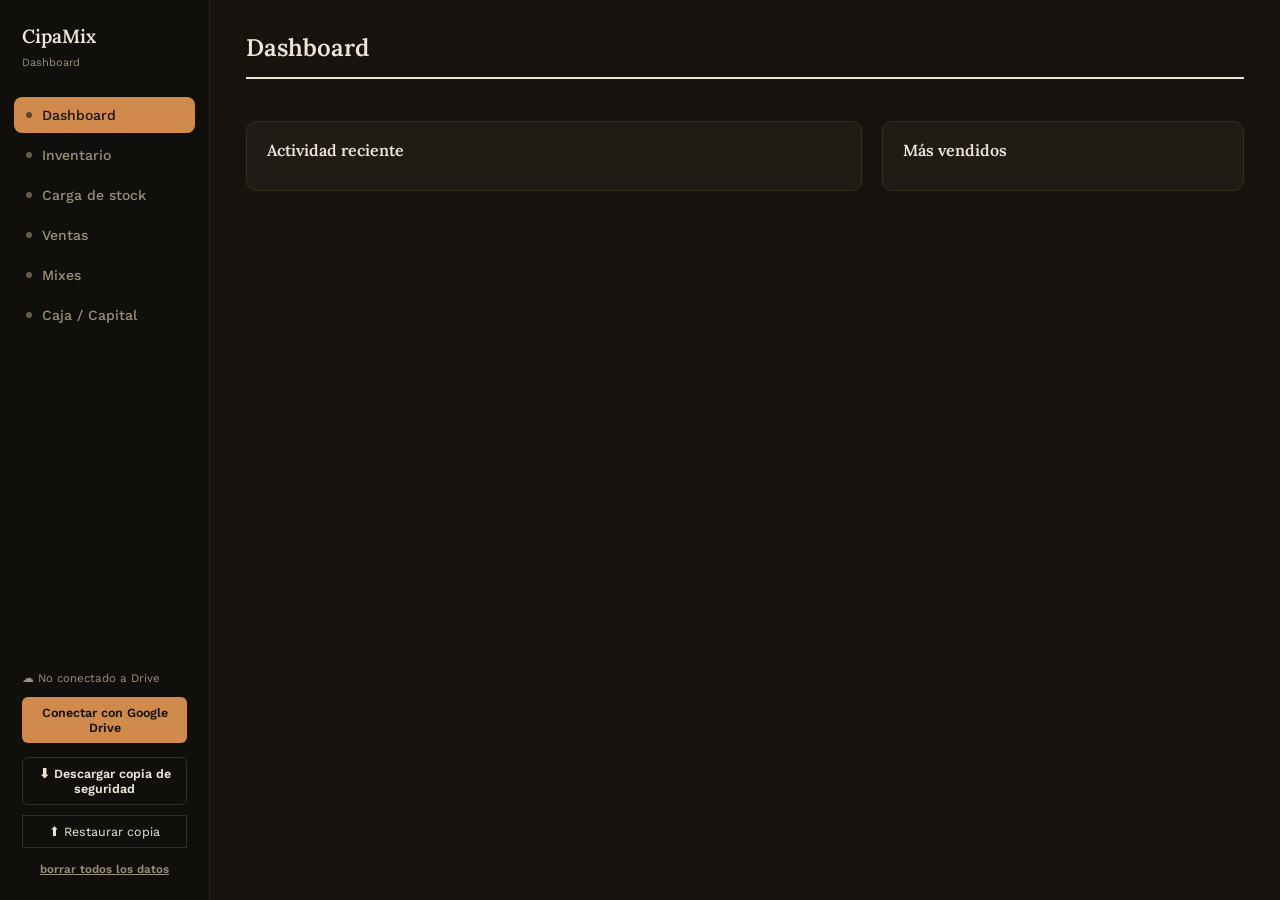
<file: index.html>
<!DOCTYPE html>
<html lang="es">
<head>
<meta charset="UTF-8">
<meta name="viewport" content="width=device-width, initial-scale=1.0">
<title>CipaMix — Dashboard Administrador</title>
<link rel="stylesheet" href="./style.css">
</head>
<body>

<div id="sidebar">
  <div class="brand">CipaMix</div>
  <div class="brand-sub">Dashboard</div>
  <button class="nav-btn active" data-view="dashboard" onclick="switchView('dashboard')"><span class="dot"></span>Dashboard</button>
  <button class="nav-btn" data-view="inventario" onclick="switchView('inventario')"><span class="dot"></span>Inventario</button>
  <button class="nav-btn" data-view="carga" onclick="switchView('carga')"><span class="dot"></span>Carga de stock</button>
  <button class="nav-btn" data-view="ventas" onclick="switchView('ventas')"><span class="dot"></span>Ventas</button>
  <button class="nav-btn" data-view="mixes" onclick="switchView('mixes')"><span class="dot"></span>Mixes</button>
  <button class="nav-btn" data-view="caja" onclick="switchView('caja')"><span class="dot"></span>Caja / Capital</button>
  <div style="flex:1"></div>
  <div id="driveStatus" style="margin: 0 8px 8px; font-size:11.5px; color: var(--ink-soft);">☁ No conectado a Drive</div>
  <button class="btn-primary" id="driveConnectBtn" onclick="connectDrive()" style="margin: 0 8px 10px; font-size:12.5px; padding:8px;">Conectar con Google Drive</button>
  <button class="btn-outline" onclick="exportBackup()" style="margin: 0 8px 6px; font-size:12.5px; padding:8px;">⬇ Descargar copia de seguridad</button>
  <label class="btn-outline" style="margin: 0 8px 10px; font-size:12.5px; padding:8px; text-align:center; cursor:pointer; display:block;">
    ⬆ Restaurar copia
    <input type="file" id="restoreFileInput" accept="application/json" style="display:none;" onchange="importBackup(event)">
  </label>
  <button class="reset-link" onclick="resetAll()" style="margin: 0 8px;">borrar todos los datos</button>
</div>

<div id="main">

  <!-- DASHBOARD -->
  <div class="view active" id="view-dashboard">
    <div class="view-header"><h1>Dashboard</h1></div>
    <div class="stat-row" id="dashStatRow"></div>

    <div class="grid">
      <div>
        <div class="panel">
          <h2>Actividad reciente</h2>
          <div class="log-list" id="activityLog" style="max-height:480px;"></div>
          <div id="emptyActivity" class="empty" style="display:none;">Todavía no hay movimientos registrados.</div>
        </div>
      </div>

      <div>
        <div class="panel">
          <h2>Más vendidos</h2>
          <div id="topProductsChart"></div>
          <div id="emptyTop" class="empty" style="display:none;">Todavía no hay ventas para mostrar.</div>
        </div>
      </div>
    </div>
  </div>

  <!-- INVENTARIO -->
  <div class="view" id="view-inventario">
    <div class="view-header"><h1>Inventario</h1></div>
    <div class="stat-row" id="statRow"></div>

    <div class="grid">
      <div>
        <div class="panel">
          <div style="display:flex; justify-content:space-between; align-items:center; gap:10px; margin-bottom:12px;">
            <h2 style="margin-bottom:0;">Productos</h2>
            <div class="search-box">
              <span class="search-icon">&#128269;</span>
              <input type="text" id="searchInput" placeholder="Buscar producto..." oninput="onSearch(this.value)">
            </div>
          </div>
          <table>
            <thead><tr><th>Producto</th><th>Precio / kg</th><th>Stock (kg)</th><th>Mínimo</th><th></th></tr></thead>
            <tbody id="inventoryBody"></tbody>
          </table>
          <div id="emptyInv" class="empty" style="display:none;">No se encontraron productos.</div>
          <div class="pagination" id="pagination"></div>
        </div>
      </div>

      <div>
        <div class="panel">
          <h2>Agregar producto</h2>
          <form class="form-grid" onsubmit="addProduct(event)">
            <input type="text" id="newName" placeholder="Nombre del producto" required>
            <select id="newCat" required></select>
            <input type="number" id="newPrice" placeholder="Precio/kg" min="0" step="1" required>
            <input type="number" id="newMinStock" placeholder="Stock mínimo" min="0" step="0.1" value="2">
            <button class="btn-primary" type="submit">Agregar</button>
          </form>
        </div>

        <div class="panel">
          <h2>Categorías</h2>
          <div id="catList" style="margin-bottom:12px;"></div>
          <form class="form-grid" onsubmit="addCategory(event)">
            <input type="text" id="catName" placeholder="Nombre (ej: Frutas secas)" required>
            <input type="text" id="catLetter" placeholder="Letra (ej: F)" maxlength="2" required>
            <button class="btn-outline" type="submit">Agregar categoría</button>
          </form>
        </div>
      </div>
    </div>
  </div>

  <!-- CARGA DE STOCK -->
  <div class="view" id="view-carga">
    <div class="view-header"><h1>Carga de stock</h1></div>
    <div class="panel">
      <h2>Sumar mercadería</h2>
      <form class="form-grid cols-3" onsubmit="registerStockLoad(event)">
        <select id="loadProduct" required></select>
        <input type="number" id="loadQty" placeholder="kg a sumar" min="0.01" step="0.01" required>
        <button class="btn-primary" type="submit">Sumar al stock</button>
      </form>
    </div>
    <div class="panel">
      <h2>Historial de cargas</h2>
      <div class="log-list" id="loadLog"></div>
      <div id="emptyLoads" class="empty" style="display:none;">Todavía no registraste cargas.</div>
    </div>
  </div>

  <!-- VENTAS -->
  <div class="view" id="view-ventas">
    <div class="view-header"><h1>Ventas</h1></div>
    <div class="panel">
      <h2>Registrar venta</h2>
      <form class="form-grid cols-3" onsubmit="registerSale(event)">
        <select id="saleItem" required></select>
        <input type="number" id="saleQty" placeholder="kg / unidades" min="0.01" step="0.01" required>
        <button class="btn-olive" type="submit">Vender</button>
      </form>
    </div>
    <div class="panel">
      <h2>Últimas ventas</h2>
      <div class="log-list" id="saleLog"></div>
      <div id="emptySales" class="empty" style="display:none;">Todavía no registraste ventas.</div>
    </div>
  </div>

  <!-- MIXES -->
  <div class="view" id="view-mixes">
    <div class="view-header"><h1>Mixes</h1></div>
    <div class="panel">
      <h2 id="mixFormTitle">Crear mix</h2>
      <div class="form-grid cols-2" style="margin-bottom:10px;">
        <input type="text" id="mixName" placeholder="Nombre del mix (ej: Mix energético)">
        <input type="number" id="mixPrice" placeholder="Precio de venta ($/kg)" min="0" step="1">
      </div>
      <div id="mixComponents"></div>
      <div id="mixCostHint" style="font-size:12px; color:var(--ink-soft); margin: 8px 0;"></div>
      <button class="btn-outline" type="button" onclick="addMixComponentRow()" style="margin: 8px 0;">+ agregar producto al mix</button>
      <br>
      <button class="btn-primary" type="button" id="mixSaveBtn" onclick="saveMix()">Guardar mix</button>
      <button class="btn-outline" type="button" id="mixCancelBtn" onclick="cancelEditMix()" style="display:none; margin-left:8px;">Cancelar</button>
    </div>
    <div class="panel">
      <h2>Mixes creados</h2>
      <div id="mixList"></div>
      <div id="emptyMixes" class="empty" style="display:none;">Todavía no creaste ningún mix.</div>
    </div>
  </div>

  <!-- CAJA / CAPITAL -->
  <div class="view" id="view-caja">
    <div class="view-header"><h1>Caja / Capital</h1></div>
    <div class="stat-row" id="cajaStatRow"></div>
    <div class="panel">
      <h2>Registrar movimiento manual</h2>
      <form class="form-grid cols-3" onsubmit="registerMovement(event)">
        <input type="text" id="movDesc" placeholder="Descripción (ej: pago alquiler)" required>
        <input type="number" id="movAmount" placeholder="Monto (+ ingreso / - retiro)" step="1" required>
        <button class="btn-primary" type="submit">Registrar</button>
      </form>
    </div>
    <div class="panel">
      <h2>Movimientos</h2>
      <div class="log-list" id="cajaLog"></div>
      <div id="emptyCaja" class="empty" style="display:none;">Sin movimientos todavía.</div>
    </div>
  </div>

</div>

<div class="toast" id="toast"></div>

<script src="https://accounts.google.com/gsi/client" async defer></script>
<script src="./scripts.js"></script>
</body>
</html>
</file>
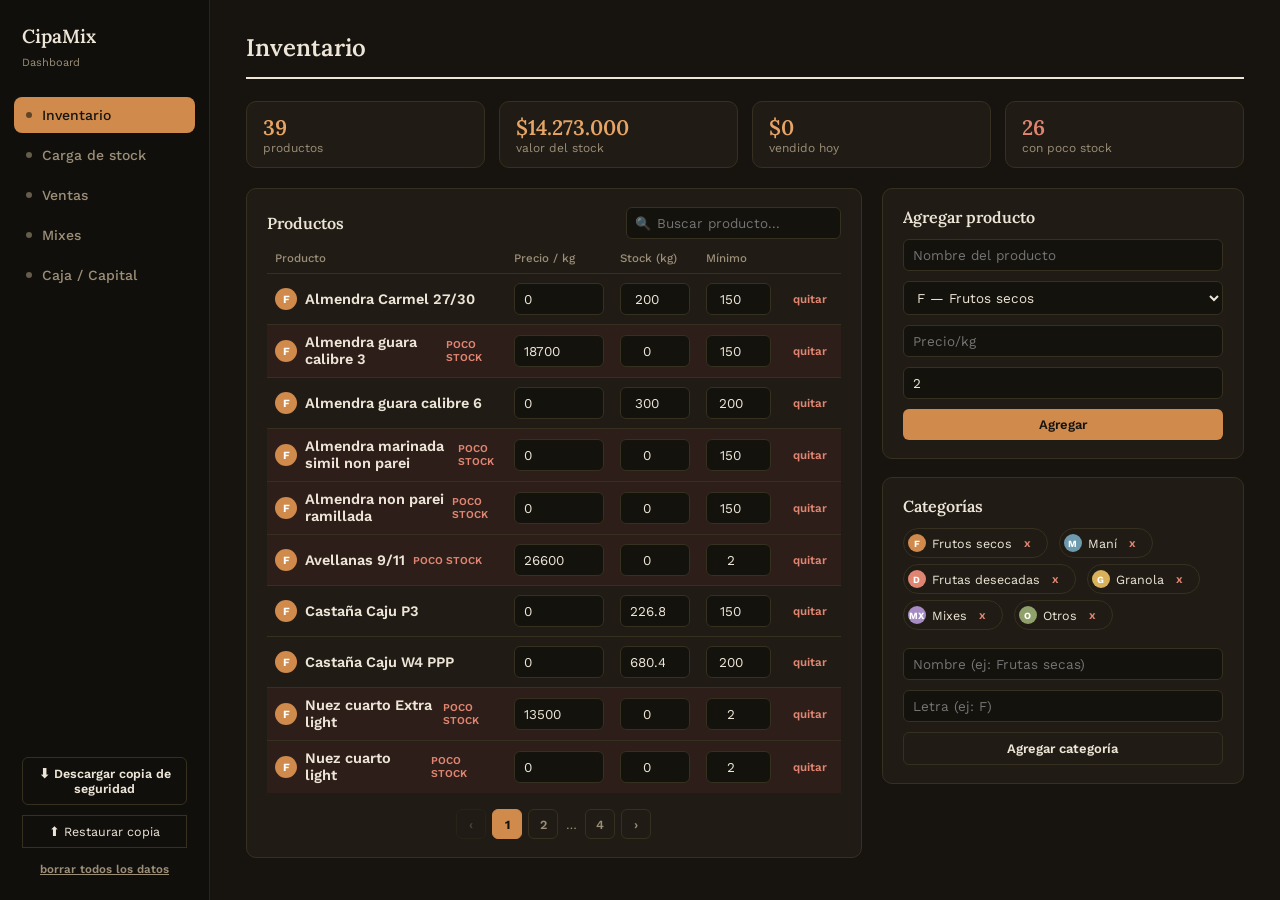
<file: CipaMix.html>
<!DOCTYPE html>
<html lang="es">
<head>
<meta charset="UTF-8">
<meta name="viewport" content="width=device-width, initial-scale=1.0">
<title>CipaMix — Dashboard Administrador</title>
<link rel="stylesheet" href="./style.css">
</head>
<body>

<div id="sidebar">
  <div class="brand">CipaMix</div>
  <div class="brand-sub">Dashboard</div>
  <button class="nav-btn active" data-view="inventario" onclick="switchView('inventario')"><span class="dot"></span>Inventario</button>
  <button class="nav-btn" data-view="carga" onclick="switchView('carga')"><span class="dot"></span>Carga de stock</button>
  <button class="nav-btn" data-view="ventas" onclick="switchView('ventas')"><span class="dot"></span>Ventas</button>
  <button class="nav-btn" data-view="mixes" onclick="switchView('mixes')"><span class="dot"></span>Mixes</button>
  <button class="nav-btn" data-view="caja" onclick="switchView('caja')"><span class="dot"></span>Caja / Capital</button>
  <div style="flex:1"></div>
  <button class="btn-outline" onclick="exportBackup()" style="margin: 0 8px 6px; font-size:12.5px; padding:8px;">⬇ Descargar copia de seguridad</button>
  <label class="btn-outline" style="margin: 0 8px 10px; font-size:12.5px; padding:8px; text-align:center; cursor:pointer; display:block;">
    ⬆ Restaurar copia
    <input type="file" id="restoreFileInput" accept="application/json" style="display:none;" onchange="importBackup(event)">
  </label>
  <button class="reset-link" onclick="resetAll()" style="margin: 0 8px;">borrar todos los datos</button>
</div>

<div id="main">

  <!-- INVENTARIO -->
  <div class="view active" id="view-inventario">
    <div class="view-header"><h1>Inventario</h1></div>
    <div class="stat-row" id="statRow"></div>

    <div class="grid">
      <div>
        <div class="panel">
          <div style="display:flex; justify-content:space-between; align-items:center; gap:10px; margin-bottom:12px;">
            <h2 style="margin-bottom:0;">Productos</h2>
            <div class="search-box">
              <span class="search-icon">&#128269;</span>
              <input type="text" id="searchInput" placeholder="Buscar producto..." oninput="onSearch(this.value)">
            </div>
          </div>
          <table>
            <thead><tr><th>Producto</th><th>Precio / kg</th><th>Stock (kg)</th><th>Mínimo</th><th></th></tr></thead>
            <tbody id="inventoryBody"></tbody>
          </table>
          <div id="emptyInv" class="empty" style="display:none;">No se encontraron productos.</div>
          <div class="pagination" id="pagination"></div>
        </div>
      </div>

      <div>
        <div class="panel">
          <h2>Agregar producto</h2>
          <form class="form-grid" onsubmit="addProduct(event)">
            <input type="text" id="newName" placeholder="Nombre del producto" required>
            <select id="newCat" required></select>
            <input type="number" id="newPrice" placeholder="Precio/kg" min="0" step="1" required>
            <input type="number" id="newMinStock" placeholder="Stock mínimo" min="0" step="0.1" value="2">
            <button class="btn-primary" type="submit">Agregar</button>
          </form>
        </div>

        <div class="panel">
          <h2>Categorías</h2>
          <div id="catList" style="margin-bottom:12px;"></div>
          <form class="form-grid" onsubmit="addCategory(event)">
            <input type="text" id="catName" placeholder="Nombre (ej: Frutas secas)" required>
            <input type="text" id="catLetter" placeholder="Letra (ej: F)" maxlength="2" required>
            <button class="btn-outline" type="submit">Agregar categoría</button>
          </form>
        </div>
      </div>
    </div>
  </div>

  <!-- CARGA DE STOCK -->
  <div class="view" id="view-carga">
    <div class="view-header"><h1>Carga de stock</h1></div>
    <div class="panel">
      <h2>Sumar mercadería</h2>
      <form class="form-grid cols-3" onsubmit="registerStockLoad(event)">
        <select id="loadProduct" required></select>
        <input type="number" id="loadQty" placeholder="kg a sumar" min="0.01" step="0.01" required>
        <button class="btn-primary" type="submit">Sumar al stock</button>
      </form>
    </div>
    <div class="panel">
      <h2>Historial de cargas</h2>
      <div class="log-list" id="loadLog"></div>
      <div id="emptyLoads" class="empty" style="display:none;">Todavía no registraste cargas.</div>
    </div>
  </div>

  <!-- VENTAS -->
  <div class="view" id="view-ventas">
    <div class="view-header"><h1>Ventas</h1></div>
    <div class="panel">
      <h2>Registrar venta</h2>
      <form class="form-grid cols-3" onsubmit="registerSale(event)">
        <select id="saleItem" required></select>
        <input type="number" id="saleQty" placeholder="kg / unidades" min="0.01" step="0.01" required>
        <button class="btn-olive" type="submit">Vender</button>
      </form>
    </div>
    <div class="panel">
      <h2>Últimas ventas</h2>
      <div class="log-list" id="saleLog"></div>
      <div id="emptySales" class="empty" style="display:none;">Todavía no registraste ventas.</div>
    </div>
  </div>

  <!-- MIXES -->
  <div class="view" id="view-mixes">
    <div class="view-header"><h1>Mixes</h1></div>
    <div class="panel">
      <h2 id="mixFormTitle">Crear mix</h2>
      <div class="form-grid cols-2" style="margin-bottom:10px;">
        <input type="text" id="mixName" placeholder="Nombre del mix (ej: Mix energético)">
      </div>
      <div id="mixComponents"></div>
      <button class="btn-outline" type="button" onclick="addMixComponentRow()" style="margin: 8px 0;">+ agregar producto al mix</button>
      <br>
      <button class="btn-primary" type="button" id="mixSaveBtn" onclick="saveMix()">Guardar mix</button>
      <button class="btn-outline" type="button" id="mixCancelBtn" onclick="cancelEditMix()" style="display:none; margin-left:8px;">Cancelar</button>
    </div>
    <div class="panel">
      <h2>Mixes creados</h2>
      <div id="mixList"></div>
      <div id="emptyMixes" class="empty" style="display:none;">Todavía no creaste ningún mix.</div>
    </div>
  </div>

  <!-- CAJA / CAPITAL -->
  <div class="view" id="view-caja">
    <div class="view-header"><h1>Caja / Capital</h1></div>
    <div class="stat-row" id="cajaStatRow"></div>
    <div class="panel">
      <h2>Registrar movimiento manual</h2>
      <form class="form-grid cols-3" onsubmit="registerMovement(event)">
        <input type="text" id="movDesc" placeholder="Descripción (ej: pago alquiler)" required>
        <input type="number" id="movAmount" placeholder="Monto (+ ingreso / - retiro)" step="1" required>
        <button class="btn-primary" type="submit">Registrar</button>
      </form>
    </div>
    <div class="panel">
      <h2>Movimientos</h2>
      <div class="log-list" id="cajaLog"></div>
      <div id="emptyCaja" class="empty" style="display:none;">Sin movimientos todavía.</div>
    </div>
  </div>

</div>

<div class="toast" id="toast"></div>

<script src="./scripts.js"></script>
</body>
</html>
</file>
<file: style.css>
@import url('https://fonts.googleapis.com/css2?family=Lora:ital,wght@0,500;0,600;1,500&family=Work+Sans:wght@400;500;600&display=swap');

  :root{
    --bg: #17140F;
    --panel: #201C15;
    --line: #35301FE0;
    --line: #35301F;
    --ink: #EDE6D8;
    --ink-soft: #9C8F78;
    --walnut: #CF8A4C;
    --walnut-dark: #E6A566;
    --olive: #8FA06B;
    --olive-dark: #A6B885;
    --danger: #E08571;
    --danger-bg: #2E1E19;
    --sidebar: #110F0B;
    --sidebar-line: #2A2519;
  }
  *{ box-sizing:border-box; }
  html,body{ margin:0; padding:0; height:100%; }
  body{
    background: var(--bg);
    color: var(--ink);
    font-family:'Work Sans', sans-serif;
    font-size: 14.5px;
    display:flex;
    min-height:100vh;
  }
  h1,h2,h3{ font-family:'Lora',serif; font-weight:600; margin:0; }

  /* Sidebar */
  #sidebar{
    width: 210px;
    flex-shrink: 0;
    background: var(--sidebar);
    border-right: 1px solid var(--sidebar-line);
    padding: 24px 14px;
    display:flex;
    flex-direction:column;
    gap: 4px;
  }
  #sidebar .brand{
    font-family:'Lora',serif;
    font-size: 19px;
    font-weight:600;
    margin-bottom: 4px;
    padding: 0 8px;
  }
  #sidebar .brand-sub{
    font-size: 11px;
    color: var(--ink-soft);
    padding: 0 8px;
    margin-bottom: 24px;
  }
  .nav-btn{
    display:flex;
    align-items:center;
    gap: 10px;
    text-align:left;
    background: none;
    border: none;
    padding: 10px 12px;
    border-radius: 8px;
    font-family:'Work Sans', sans-serif;
    font-size: 14px;
    font-weight: 500;
    color: var(--ink-soft);
    cursor:pointer;
  }
  .nav-btn:hover{ background: var(--sidebar-line); color: var(--ink); }
  .nav-btn.active{ background: var(--walnut); color: #17140F; }
  .nav-btn .dot{ width:6px; height:6px; border-radius:50%; background: currentColor; opacity:0.6; }

  /* Main */
  #main{ flex: 1; padding: 32px 36px 80px; max-width: 1100px; }
  .view{ display:none; }
  .view.active{ display:block; }

  .view-header{
    display:flex;
    justify-content: space-between;
    align-items: baseline;
    margin-bottom: 22px;
    border-bottom: 2px solid var(--ink);
    padding-bottom: 14px;
  }
  .view-header h1{ font-size: 24px; }

  .stat-row{ display:flex; gap:14px; flex-wrap:wrap; margin-bottom: 20px; }
  .stat{
    background: var(--panel);
    border: 1px solid var(--line);
    border-radius: 10px;
    padding: 12px 16px;
    flex:1;
    min-width: 130px;
  }
  .stat .num{ font-family:'Lora',serif; font-size:21px; font-weight:600; color: var(--walnut-dark); }
  .stat .label{ font-size: 12px; color: var(--ink-soft); }

  .panel{
    background: var(--panel);
    border: 1px solid var(--line);
    border-radius: 10px;
    padding: 18px 20px;
    margin-bottom: 18px;
  }
  .panel h2{ font-size:16px; margin-bottom: 12px; }

  .grid{
    display: grid;
    grid-template-columns: 1.7fr 1fr;
    gap: 20px;
    align-items: start;
  }
  @media (max-width: 900px){
    .grid{ grid-template-columns: 1fr; }
  }

  table{ width:100%; border-collapse: collapse; }
  thead th{
    text-align:left; font-weight:500; color:var(--ink-soft);
    font-size: 11.5px; padding: 0 8px 8px; border-bottom:1px solid var(--line);
  }
  tbody td{ padding: 9px 8px; border-bottom:1px solid var(--line); vertical-align:middle; }
  tbody tr:last-child td{ border-bottom:none; }
  tbody tr.low-stock{ background: var(--danger-bg); }

  input[type=number], input[type=text], select{
    font-family:'Work Sans',sans-serif;
    font-size: 13.5px;
    padding: 7px 9px;
    border: 1px solid var(--line);
    border-radius: 6px;
    background: #14120D;
    color: var(--ink);
    width: 100%;
  }
  input:focus, select:focus{ outline:none; border-color: var(--walnut); box-shadow: 0 0 0 3px rgba(207,138,76,0.2); }

  button{
    font-family:'Work Sans',sans-serif; font-weight:600; font-size:13px;
    border:none; border-radius:6px; padding: 8px 13px; cursor:pointer;
  }
  button:active{ transform: scale(0.97); }
  .btn-primary{ background: var(--walnut); color:#17140F; }
  .btn-primary:hover{ background: var(--walnut-dark); }
  .btn-olive{ background: var(--olive); color:#17140F; }
  .btn-olive:hover{ background: var(--olive-dark); }
  .btn-ghost{ background:none; color: var(--danger); padding: 3px 6px; font-size: 11.5px; }
  .btn-ghost:hover{ text-decoration:underline; }
  .btn-outline{ background:none; border:1px solid var(--line); color: var(--ink); }
  .btn-outline:hover{ background: var(--bg); }

  .form-grid{ display:grid; gap: 10px; }
  .cols-2{ grid-template-columns: 1fr 1fr; }
  .cols-3{ grid-template-columns: 2fr 1fr 1fr; }
  .cols-4{ grid-template-columns: 2fr 1fr 1fr auto; }
  @media (max-width: 700px){ .cols-3, .cols-4, .cols-2{ grid-template-columns:1fr; } }

  .badge{
    display:inline-flex; align-items:center; justify-content:center;
    width: 22px; height:22px; border-radius:50%;
    font-size: 11px; font-weight:700; color:#fff;
    flex-shrink:0;
  }
  .prod-name{ display:flex; align-items:center; gap:8px; font-weight:600; }
  .low-badge{ font-size:10.5px; color:var(--danger); font-weight:600; }

  .log-row{
    display:flex; justify-content:space-between; align-items:center; padding: 8px 0;
    border-bottom: 1px dashed var(--line); font-size: 13px; gap: 10px;
  }
  .log-row:last-child{ border-bottom:none; }
  .log-meta{ color: var(--ink-soft); font-size:11.5px; }
  .amt-pos{ color: var(--olive-dark); font-weight:600; }
  .amt-neg{ color: var(--danger); font-weight:600; }
  .log-list{ max-height: 300px; overflow-y:auto; }

  .log-actions{ display:flex; gap:4px; flex-shrink:0; }
  .icon-btn{
    background:none; border:1px solid var(--line); color: var(--ink-soft);
    width:24px; height:24px; padding:0; border-radius:5px; font-size:12px;
    display:flex; align-items:center; justify-content:center;
  }
  .icon-btn:hover{ background: var(--bg); color: var(--ink); }
  .icon-btn.danger:hover{ color: var(--danger); border-color: var(--danger); }

  .edit-row{
    display:flex; gap:8px; align-items:center; padding: 8px 0;
    border-bottom: 1px dashed var(--line);
  }
  .edit-row input{ width: 90px; }
  .edit-row .edit-label{ flex:1; font-size:13px; color: var(--ink-soft); }

  .empty{ color: var(--ink-soft); font-size:13px; font-style:italic; font-family:'Lora',serif; padding: 8px 0; }

  .cat-pill{
    display:inline-flex; align-items:center; gap:6px;
    border: 1px solid var(--line); border-radius: 20px;
    padding: 4px 10px 4px 4px; font-size: 12.5px; margin: 0 6px 6px 0;
  }

  .toast{
    position:fixed; bottom:24px; left:50%; transform:translateX(-50%) translateY(12px);
    background: var(--ink); color:#17140F; padding:10px 18px; border-radius:8px;
    font-size:13px; opacity:0; pointer-events:none; transition: all .25s ease;
  }
  .toast.show{ opacity:1; transform:translateX(-50%) translateY(0); }

  .mix-comp-row{ display:flex; gap:8px; align-items:center; margin-bottom:6px; }
  .mix-comp-row select{ flex: 2; }
  .mix-comp-row input{ flex: 1; }

  .reset-link{
    color: var(--ink-soft); font-size:11.5px; text-decoration:underline;
    cursor:pointer; background:none; border:none; padding:0; font-family:'Work Sans',sans-serif;
  }

  .search-box{
    position: relative;
    max-width: 220px;
    flex-shrink: 0;
  }
  .search-box input{ padding-left: 30px; }
  .search-icon{
    position:absolute; left:9px; top:50%; transform:translateY(-50%);
    font-size: 13px; opacity: 0.6; pointer-events:none;
  }

  .pagination{
    display:flex; align-items:center; justify-content:center; gap:6px;
    margin-top: 16px;
  }
  .page-btn{
    background: none; border: 1px solid var(--line); color: var(--ink-soft);
    width: 30px; height: 30px; border-radius: 6px; font-size: 12.5px; padding:0;
    display:flex; align-items:center; justify-content:center;
  }
  .page-btn:hover{ background: var(--bg); color: var(--ink); }
  .page-btn.active{ background: var(--walnut); color: var(--bg); border-color: var(--walnut); font-weight:700; }
  .page-btn:disabled{ opacity: 0.35; cursor: default; }
  .page-ellipsis{ color: var(--ink-soft); padding: 0 2px; font-size: 12.5px; }

  .chart-row{ margin-bottom: 14px; }
  .chart-row:last-child{ margin-bottom: 0; }
  .chart-label{
    display:flex; justify-content:space-between; font-size: 12.5px;
    margin-bottom: 5px; gap: 8px;
  }
  .chart-label .name{ font-weight:600; }
  .chart-label .qty{ color: var(--ink-soft); white-space:nowrap; }
  .chart-bar-track{
    background: var(--bg); border-radius: 6px; height: 10px; overflow:hidden;
  }
  .chart-bar-fill{
    height: 100%; border-radius: 6px; background: linear-gradient(90deg, var(--walnut), var(--walnut-dark));
  }

  .activity-tag{
    display:inline-block; font-size: 10px; font-weight:700; padding: 2px 7px;
    border-radius: 20px; margin-right: 8px; text-transform:uppercase; letter-spacing:0.3px;
  }
  .tag-venta{ background: rgba(143,160,107,0.18); color: var(--olive-dark); }
  .tag-carga{ background: rgba(207,138,76,0.18); color: var(--walnut-dark); }
  .tag-caja{ background: rgba(224,133,113,0.18); color: var(--danger); }
</file>
